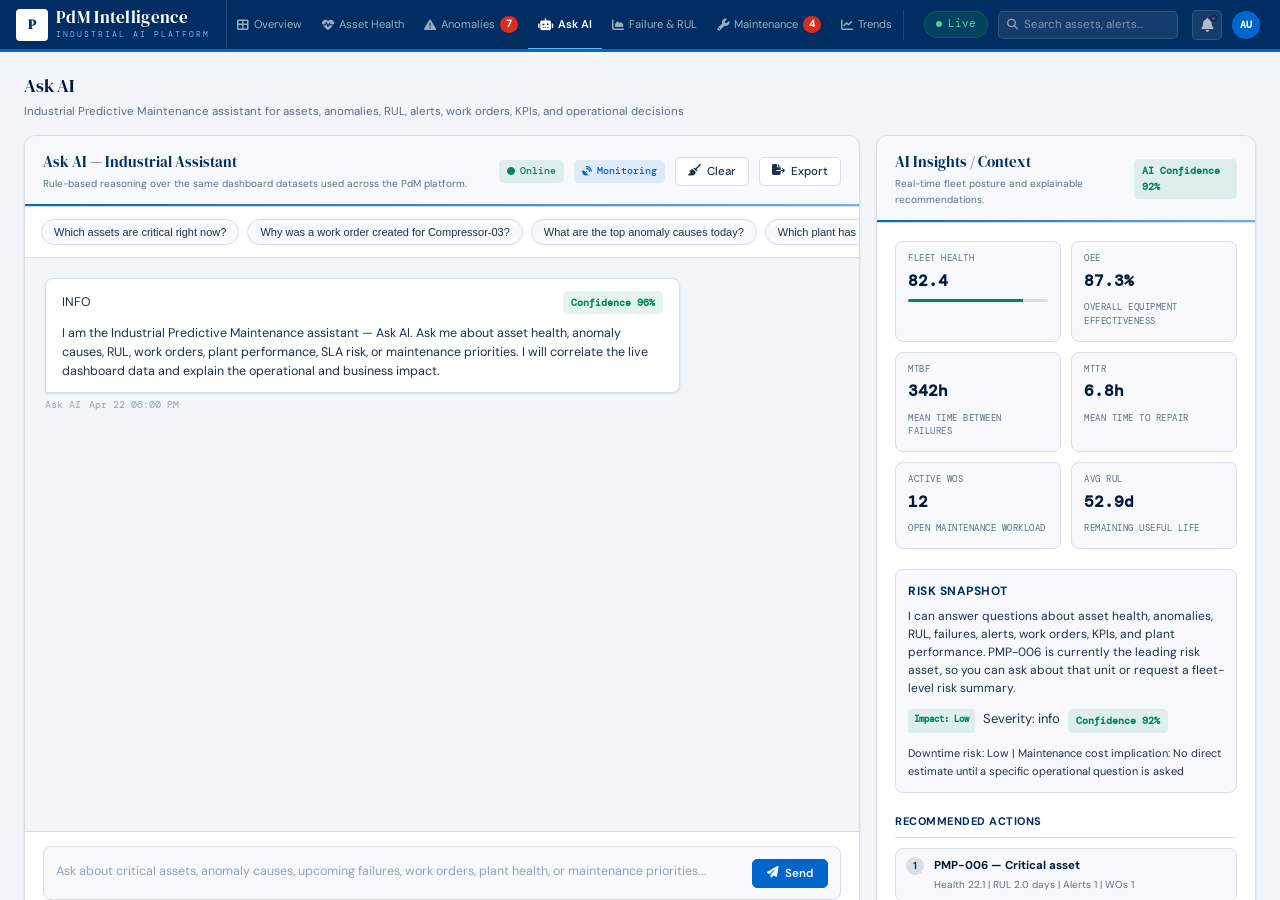
<file: dashboard/ai-copilot.html>
<!DOCTYPE html>
<html lang="en">
<head>
    <meta charset="UTF-8">
    <meta name="viewport" content="width=device-width, initial-scale=1.0">
    <meta name="description" content="Ask AI — industrial assistant for predictive maintenance; chat-based help for asset health, anomalies, RUL, work orders, KPIs, and operational decisions.">
    <title>Ask AI — PdM Intelligence Platform</title>
    <link rel="stylesheet" href="css/style.css">
    <link rel="stylesheet" href="https://cdnjs.cloudflare.com/ajax/libs/font-awesome/6.5.1/css/all.min.css">
</head>
<body>
    <div class="app-container">
        <main class="main-content">
            <div class="page-content" id="pageContent">
                <!-- Content injected by js/ai-copilot.js -->
            </div>
        </main>
    </div>
    <script src="js/data.js"></script>
    <script src="js/app.js"></script>
    <script src="js/ai-copilot.js"></script>
</body>
</html>
</file>
<file: dashboard/css/style.css>
/* ===================================================================
   STYLE.CSS — PdM Intelligence Platform
   Carrier-template design system: navy/blue palette, DM Sans/Mono
   =================================================================== */

/* ─── Google Fonts ─── */
@import url('https://fonts.googleapis.com/css2?family=DM+Sans:ital,wght@0,300;0,400;0,500;0,600;0,700;1,400&family=DM+Mono:wght@400;500&family=DM+Serif+Display:ital@0;1&display=swap');

/* ─── CSS Custom Properties ─── */
:root {
    /* Carrier Brand */
    --carrier-navy: #002D62;
    --carrier-blue: #0066CC;
    --carrier-blue2: #0052A3;
    --carrier-lt: #69B3E7;
    --carrier-pale: #D6E8F7;
    --carrier-ice: #EEF5FB;

    /* Canvas & surfaces */
    --canvas: #F2F5F9;
    --white: #FFFFFF;
    --panel-alt: #F7F9FC;
    --border: #D8DFE8;
    --border-md: #B8C4D4;

    /* Text */
    --ink: #001A3A;
    --body: #1D3050;
    --muted: #5A6E8A;
    --faint: #8FA3BB;

    /* Status */
    --green: #00875A;
    --green-lt: rgba(0, 135, 90, 0.10);
    --green-bg: rgba(0, 135, 90, 0.10);
    --red: #D92D20;
    --red-lt: rgba(217, 45, 32, 0.09);
    --red-bg: rgba(217, 45, 32, 0.09);
    --amber: #B45309;
    --amber-lt: rgba(180, 83, 9, 0.10);
    --amber-bg: rgba(180, 83, 9, 0.10);
    --teal: #0097A7;
    --teal-lt: rgba(0, 151, 167, 0.10);
    --blue: var(--carrier-blue);
    --blue-bg: rgba(0, 102, 204, 0.10);
    --purple: #6941C6;
    --cyan: #0097A7;
    --pink: #69B3E7;
    --accent: var(--carrier-blue);
    --accent-hover: var(--carrier-blue2);

    /* Typography */
    --font-sans: 'DM Sans', -apple-system, BlinkMacSystemFont, 'Segoe UI', sans-serif;
    --font-mono: 'DM Mono', 'JetBrains Mono', monospace;
    --font-display: 'DM Serif Display', Georgia, serif;

    /* Shadows */
    --shadow-sm: 0 1px 3px rgba(0, 45, 98, 0.08), 0 1px 2px rgba(0, 45, 98, 0.05);
    --shadow-md: 0 4px 14px rgba(0, 45, 98, 0.10), 0 2px 4px rgba(0, 45, 98, 0.06);
    --shadow-lg: 0 16px 48px rgba(0, 45, 98, 0.15);

    /* Radius */
    --radius-sm: 5px;
    --radius-md: 8px;
    --radius-lg: 12px;
    --radius-full: 9999px;

    /* Layout */
    --topbar-h: 52px;
    --subbar-h: 44px;
    --sidebar-w: 210px;
    --transition: 0.15s cubic-bezier(0.4, 0, 0.2, 1);

    /* Legacy aliases used by page JS */
    --text-primary: var(--ink);
    --text-secondary: var(--body);
    --text-muted: var(--muted);
    --text-disabled: var(--faint);
    --bg-elevated: var(--carrier-ice);
    --bg-base: var(--canvas);
    --bg-surface: var(--white);
    --bg-hover: var(--carrier-ice);
    --border-subtle: var(--border);
    --border-default: var(--border-md);
    --border-active: var(--carrier-blue);
    --border-focus: var(--carrier-blue);
    --accent-muted: rgba(0, 102, 204, 0.08);
    --accent-glow: rgba(0, 102, 204, 0.16);
    --green-border: rgba(0, 135, 90, 0.24);
    --red-border: rgba(217, 45, 32, 0.24);
    --amber-border: rgba(180, 83, 9, 0.22);
    --blue-border: rgba(0, 102, 204, 0.22);
    --shadow-glow-green: 0 0 18px rgba(0, 135, 90, 0.14);
    --shadow-glow-red: 0 0 18px rgba(217, 45, 32, 0.14);
    --shadow-glow-amber: 0 0 18px rgba(180, 83, 9, 0.14);
    --shadow-glow-blue: 0 0 18px rgba(0, 102, 204, 0.16);

    /* spacing aliases */
    --sp-1: 4px;
    --sp-2: 8px;
    --sp-3: 12px;
    --sp-4: 16px;
    --sp-5: 20px;
    --sp-6: 24px;
    --sp-8: 32px;
    --sp-10: 40px;
    --sp-12: 48px;
}

/* ─── Reset & Base ─── */
*,
*::before,
*::after {
    box-sizing: border-box;
    margin: 0;
    padding: 0;
}

html {
    font-size: 13px;
    scroll-behavior: smooth;
    -webkit-font-smoothing: antialiased;
}

body {
    font-family: var(--font-sans);
    background: var(--canvas);
    color: var(--body);
    line-height: 1.6;
    height: 100vh;
    overflow: hidden;
    display: flex;
    flex-direction: column;
}

a {
    color: var(--carrier-blue);
    text-decoration: none;
    transition: color var(--transition);
}

a:hover {
    color: var(--carrier-blue2);
}

/* ─── Scrollbar ─── */
::-webkit-scrollbar {
    width: 5px;
    height: 5px;
}

::-webkit-scrollbar-track {
    background: transparent;
}

::-webkit-scrollbar-thumb {
    background: var(--border-md);
    border-radius: var(--radius-full);
}

::-webkit-scrollbar-thumb:hover {
    background: var(--muted);
}

/* ================================================================
   TOPBAR
   ================================================================ */
.top-header {
    flex-shrink: 0;
    display: flex;
    flex-direction: column;
    z-index: 200;
}

.navbar {
    height: var(--topbar-h);
    background: var(--carrier-navy);
    border-bottom: 3px solid var(--carrier-blue);
    display: flex;
    align-items: center;
    flex-shrink: 0;
}

/* Brand */
.brand-lockup {
    display: flex;
    align-items: center;
    height: 100%;
    padding: 0 16px;
    border-right: 1px solid rgba(255, 255, 255, 0.12);
    gap: 8px;
    flex-shrink: 0;
}

.sidebar-logo {
    width: 32px;
    height: 32px;
    background: white;
    border-radius: 4px;
    display: flex;
    align-items: center;
    justify-content: center;
    font-family: var(--font-display);
    font-size: 14px;
    font-weight: 700;
    color: var(--carrier-navy);
    flex-shrink: 0;
}

.sidebar-brand {
    display: flex;
    flex-direction: column;
}

.sidebar-brand h1 {
    font-family: var(--font-display);
    font-size: 17px;
    color: #fff;
    letter-spacing: 0.3px;
    font-weight: 400;
    line-height: 1.1;
}

.sidebar-brand span {
    font-family: var(--font-mono);
    font-size: 8px;
    color: var(--carrier-lt);
    letter-spacing: 2px;
    text-transform: uppercase;
    margin-top: 1px;
}

/* Navbar layout */
.navbar-left {
    display: flex;
    align-items: center;
    height: 100%;
    flex: 1;
    overflow: hidden;
}

.navbar-right {
    display: flex;
    align-items: center;
    gap: 10px;
    padding: 0 20px;
    border-left: 1px solid rgba(255, 255, 255, 0.12);
    flex-shrink: 0;
}

/* Breadcrumb — hidden in topbar mode */
.breadcrumb {
    display: none;
}

/* Top Navigation in topbar */
.top-nav {
    display: flex;
    align-items: center;
    height: 100%;
    flex: 1;
    overflow-x: auto;
    padding: 0;
    gap: 0;
    background: transparent;
    border-bottom: none;
    position: static;
    flex-direction: row;
}

.top-nav::-webkit-scrollbar {
    display: none;
}

.top-nav-items {
    display: flex;
    align-items: center;
    height: 100%;
    gap: 0;
    overflow-x: auto;
    flex: 1;
}

.top-nav-items::-webkit-scrollbar {
    display: none;
}

.top-nav .nav-item {
    height: 100%;
    display: flex;
    align-items: center;
    padding: 0 10px;
    font-size: 11.2px;
    font-weight: 400;
    color: rgba(255, 255, 255, 0.60);
    cursor: pointer;
    border-bottom: 3px solid transparent;
    margin-bottom: -3px;
    transition: all var(--transition);
    white-space: nowrap;
    gap: 5px;
    flex-shrink: 0;
    text-decoration: none;
    border-radius: 0;
    background: transparent;
    position: relative;
}

.top-nav .nav-item:hover {
    color: rgba(255, 255, 255, 0.88);
    background: rgba(255, 255, 255, 0.05);
}

.top-nav .nav-item.active {
    color: #fff;
    border-bottom-color: var(--carrier-lt);
    font-weight: 600;
    background: transparent;
}

.top-nav .nav-item.active::after {
    display: none;
}

.top-nav .nav-item.active::before {
    display: none;
}

.top-nav .nav-item i {
    font-size: 12px;
    width: auto;
}

.nav-badge {
    background: var(--red);
    color: white;
    font-size: 9.5px;
    font-family: var(--font-mono);
    font-weight: 600;
    padding: 1px 6px;
    border-radius: var(--radius-full);
    min-width: 18px;
    text-align: center;
}

/* Search — placed in subbar, hide in topbar */
.top-nav-search {
    display: none;
}

/* Live indicator & user avatar */
.live-indicator {
    display: flex;
    align-items: center;
    gap: 6px;
    padding: 4px 11px;
    background: rgba(0, 135, 90, 0.22);
    border: 1px solid rgba(0, 135, 90, 0.40);
    border-radius: 20px;
    font-size: 10.5px;
    font-family: var(--font-mono);
    color: #4FCCA8;
}

.live-dot {
    width: 6px;
    height: 6px;
    background: #4FCCA8;
    border-radius: 50%;
    animation: livepulse 2s ease-in-out infinite;
    flex-shrink: 0;
}

@keyframes livepulse {

    0%,
    100% {
        opacity: 1
    }

    50% {
        opacity: .4
    }
}

.user-avatar {
    width: 28px;
    height: 28px;
    border-radius: 50%;
    background: var(--carrier-blue);
    display: flex;
    align-items: center;
    justify-content: center;
    font-size: 10px;
    font-weight: 700;
    color: #fff;
    font-family: var(--font-mono);
    cursor: pointer;
}

.navbar-icon-btn {
    width: 30px;
    height: 30px;
    border-radius: var(--radius-sm);
    display: flex;
    align-items: center;
    justify-content: center;
    color: rgba(255, 255, 255, 0.65);
    background: rgba(255, 255, 255, 0.08);
    border: 1px solid rgba(255, 255, 255, 0.12);
    cursor: pointer;
    transition: all var(--transition);
    font-size: 14px;
    position: relative;
}

.navbar-icon-btn:hover {
    color: #fff;
    background: rgba(255, 255, 255, 0.15);
}

.notification-dot {
    position: absolute;
    top: 4px;
    right: 4px;
    width: 7px;
    height: 7px;
    background: var(--red);
    border-radius: 50%;
    border: 2px solid var(--carrier-navy);
    animation: pulse 2s infinite;
}

/* ================================================================
   SUBBAR (secondary bar below topbar)
   ================================================================ */
.subbar {
    height: var(--subbar-h);
    background: var(--white);
    border-bottom: 1px solid var(--border);
    display: flex;
    align-items: center;
    padding: 0 24px;
    gap: 12px;
    flex-shrink: 0;
    box-shadow: var(--shadow-sm);
}

.subbar-title {
    font-family: var(--font-display);
    font-size: 14px;
    color: var(--ink);
    white-space: nowrap;
    font-weight: 400;
}

.sub-divider {
    width: 1px;
    height: 18px;
    background: var(--border);
    flex-shrink: 0;
}

.sub-filter {
    display: flex;
    align-items: center;
    gap: 5px;
    padding: 5px 10px;
    border: 1px solid var(--border);
    border-radius: var(--radius-sm);
    background: var(--panel-alt);
    font-size: 11.5px;
    color: var(--body);
    cursor: pointer;
    white-space: nowrap;
    transition: all var(--transition);
}

.sub-filter:hover {
    border-color: var(--border-md);
    background: var(--carrier-ice);
}

.sub-right {
    margin-left: auto;
    display: flex;
    gap: 8px;
    align-items: center;
}

.search-box {
    display: flex;
    align-items: center;
    gap: 6px;
    background: var(--panel-alt);
    border: 1px solid var(--border);
    border-radius: var(--radius-sm);
    padding: 5px 10px;
    min-width: 200px;
    transition: border-color var(--transition);
}

.search-box:focus-within {
    border-color: var(--carrier-blue);
}

.search-box i {
    color: var(--faint);
    font-size: 11px;
}

.search-box input {
    background: none;
    border: none;
    color: var(--body);
    font-size: 12px;
    font-family: var(--font-sans);
    outline: none;
    width: 100%;
}

.search-box input::placeholder {
    color: var(--faint);
}

.navbar .search-box {
    background: rgba(255, 255, 255, 0.08);
    border: 1px solid rgba(255, 255, 255, 0.12);
    border-radius: var(--radius-sm);
    padding: 4px 8px;
    min-width: 180px;
    height: 28px;
    display: flex;
    align-items: center;
    gap: 6px;
    transition: all var(--transition);
}

.navbar .search-box:focus-within {
    border-color: rgba(255, 255, 255, 0.3);
    background: rgba(255, 255, 255, 0.12);
}

.navbar .search-box i {
    color: rgba(255, 255, 255, 0.50);
}

.navbar .search-box input {
    background: none;
    border: none;
    color: #fff;
    font-size: 11.5px;
    outline: none;
    width: 100%;
}

.navbar .search-box input::placeholder {
    color: rgba(255, 255, 255, 0.45);
}

/* Buttons in subbar */
.btn-primary {
    display: flex;
    align-items: center;
    gap: 6px;
    padding: 6px 14px;
    border: 1px solid var(--carrier-blue);
    border-radius: var(--radius-sm);
    background: var(--carrier-blue);
    font-size: 11.5px;
    font-weight: 600;
    color: #fff;
    cursor: pointer;
    font-family: var(--font-sans);
    transition: all var(--transition);
    white-space: nowrap;
}

.btn-primary:hover {
    background: var(--carrier-blue2);
    border-color: var(--carrier-blue2);
}

.btn-secondary,
.btn.btn-sm {
    display: flex;
    align-items: center;
    gap: 6px;
    padding: 6px 12px;
    border: 1px solid var(--border);
    border-radius: var(--radius-sm);
    background: var(--white);
    font-size: 11.5px;
    font-weight: 500;
    color: var(--body);
    cursor: pointer;
    font-family: var(--font-sans);
    transition: all var(--transition);
    white-space: nowrap;
}

.btn-secondary:hover,
.btn.btn-sm:hover {
    background: var(--panel-alt);
    border-color: var(--border-md);
}

/* ================================================================
   SHELL — SIDEBAR + MAIN
   ================================================================ */
.shell,
.app-container {
    display: flex;
    flex: 1;
    overflow: hidden;
}

/* ─── Sidebar ─── */
.sidebar {
    width: var(--sidebar-w);
    min-width: var(--sidebar-w);
    background: var(--white);
    border-right: 1px solid var(--border);
    display: flex;
    flex-direction: column;
    overflow-y: auto;
    flex-shrink: 0;
    position: static;
    height: 100%;
    z-index: 10;
}

/* hide sidebar header since brand is in topbar */
.sidebar-header {
    display: none;
}

.sb-section {
    padding: 14px 0 4px;
}

.sb-heading {
    font-family: var(--font-mono);
    font-size: 9px;
    letter-spacing: 1.4px;
    text-transform: uppercase;
    color: var(--faint);
    padding: 0 16px;
    margin-bottom: 4px;
}

/* sidebar nav items */
.sidebar-nav {
    flex: 1;
}

.sidebar-nav .nav-item {
    display: flex;
    align-items: center;
    gap: 9px;
    padding: 7px 16px;
    font-size: 12px;
    color: var(--muted);
    cursor: pointer;
    transition: all var(--transition);
    border-left: 3px solid transparent;
    margin: 0;
    border-radius: 0;
    background: transparent;
    text-decoration: none;
}

.sidebar-nav .nav-item:hover {
    background: var(--canvas);
    color: var(--body);
    border-left-color: transparent;
}

.sidebar-nav .nav-item.active {
    background: var(--carrier-ice);
    color: var(--carrier-blue);
    border-left-color: var(--carrier-blue);
    font-weight: 600;
}

.sidebar-nav .nav-item.active::after {
    display: none;
}

.sidebar-nav .nav-item.active::before {
    display: none;
}

.sidebar-nav .nav-item i {
    font-size: 13px;
    width: 16px;
    text-align: center;
    flex-shrink: 0;
}

.sidebar-nav .nav-badge {
    margin-left: auto;
    padding: 1px 6px;
    background: var(--red-lt);
    color: var(--red);
    font-size: 9.5px;
    font-family: var(--font-mono);
    border-radius: 10px;
    font-weight: 600;
    min-width: auto;
}

.nav-section-title {
    font-family: var(--font-mono);
    font-size: 9px;
    letter-spacing: 1.4px;
    text-transform: uppercase;
    color: var(--faint);
    padding: 14px 16px 4px;
}

.sidebar-footer {
    padding: 14px 16px;
    border-top: 1px solid var(--border);
    margin-top: auto;
}

.sidebar-toggle {
    display: none;
}

/* Connected systems block */
.scada-row {
    display: flex;
    align-items: center;
    gap: 6px;
    padding: 3px 0;
    font-size: 10.5px;
    color: var(--muted);
}

.scada-dot {
    width: 5px;
    height: 5px;
    border-radius: 50%;
    background: var(--green);
    flex-shrink: 0;
}

.scada-dot.amber {
    background: var(--amber);
}

/* ─── Main Content ─── */
.main-content {
    flex: 1;
    overflow-y: auto;
    background: var(--canvas);
    display: flex;
    flex-direction: column;
    margin-left: 0;
    padding-top: 0;
    min-height: 0;
}

.page-content {
    flex: 1;
    padding: 20px 24px;
    background: transparent;
}

/* ================================================================
   PAGE HEADER
   ================================================================ */
.page-header {
    margin-bottom: 14px;
    display: flex;
    justify-content: space-between;
    align-items: center;
}

.page-header h2 {
    font-family: var(--font-display);
    font-size: 18px;
    font-weight: 400;
    color: var(--ink);
    letter-spacing: -0.2px;
}

.page-header p {
    font-size: 11.5px;
    color: var(--muted);
    margin-top: 2px;
}

.page-header-actions {
    display: flex;
    gap: 8px;
    align-items: center;
}

/* ================================================================
   KPI STRIP
   ================================================================ */
.kpi-strip {
    display: grid;
    gap: 6px;
    margin-bottom: 10px;
}

.grid-8 {
    grid-template-columns: repeat(8, 1fr);
}

.ks-5 {
    grid-template-columns: repeat(5, 1fr);
}

.ks-4 {
    grid-template-columns: repeat(4, 1fr);
}

.ks-3 {
    grid-template-columns: repeat(3, 1fr);
}

.kpi-card {
    background: var(--white);
    border: 1px solid var(--border);
    border-radius: var(--radius-md);
    padding: 12px 14px 10px;
    box-shadow: var(--shadow-sm);
    position: relative;
    overflow: hidden;
    transition: box-shadow var(--transition);
}

.kpi-card:hover {
    box-shadow: var(--shadow-md);
}

/* color accent bar top */
.kpi-card::before {
    content: '';
    position: absolute;
    top: 0;
    left: 0;
    right: 0;
    height: 3px;
}

/* color variants */
.kpi-card.blue::before,
.kpi-card.c-blue::before {
    background: var(--carrier-blue);
}

.kpi-card.green::before,
.kpi-card.c-green::before {
    background: var(--green);
}

.kpi-card.amber::before,
.kpi-card.c-amber::before {
    background: var(--amber);
}

.kpi-card.red::before,
.kpi-card.c-red::before {
    background: var(--red);
}

.kpi-card.navy::before,
.kpi-card.c-navy::before {
    background: var(--carrier-navy);
}

.kpi-card.teal::before,
.kpi-card.c-teal::before {
    background: var(--teal);
}

.kpi-card.purple::before {
    background: var(--purple);
}

.kpi-top {
    display: flex;
    justify-content: space-between;
    align-items: flex-start;
    gap: 8px;
}

.kpi-label {
    font-size: 10px;
    font-family: var(--font-mono);
    letter-spacing: 0.7px;
    text-transform: uppercase;
    color: var(--muted);
    margin-bottom: 5px;
}

.kpi-value,
.kpi-val {
    font-family: var(--font-display);
    font-size: clamp(18px, 2vw, 26px);
    color: var(--ink);
    letter-spacing: -0.5px;
    line-height: 1;
    margin-bottom: 4px;
    white-space: nowrap;
    overflow: hidden;
    text-overflow: ellipsis;
}

/* Smaller variant for text/string values (asset IDs, "52.9 days", etc.) */
.kpi-value-sm {
    font-size: clamp(14px, 1.4vw, 18px);
    font-family: var(--font-mono);
    font-weight: 700;
    color: var(--ink);
    line-height: 1.2;
    margin-bottom: 4px;
}

.kpi-footer {
    display: flex;
    flex-direction: column;
    align-items: stretch;
    gap: 3px;
    margin-top: 8px;
    padding-top: 7px;
    border-top: 1px solid var(--border);
}

.kpi-footer span {
    display: block;
    width: 100%;
    white-space: nowrap;
    overflow: hidden;
    text-overflow: ellipsis;
    font-size: 10px !important;
    line-height: 1.3;
}

.kpi-delta {
    font-size: 10.5px;
    font-family: var(--font-mono);
    color: var(--muted);
}

.delta-pos {
    color: var(--green);
}

.delta-neg {
    color: var(--red);
}

.delta-warn {
    color: var(--amber);
}

.delta-neu {
    color: var(--muted);
}

.card-icon {
    width: 32px;
    height: 32px;
    border-radius: var(--radius-sm);
    display: flex;
    align-items: center;
    justify-content: center;
    font-size: 14px;
    flex-shrink: 0;
}

.card-trend {
    font-size: 10.5px;
    font-family: var(--font-mono);
    display: flex;
    align-items: center;
    gap: 3px;
}

.card-trend.up {
    color: var(--green);
}

.card-trend.down {
    color: var(--red);
}

.card-trend.neutral {
    color: var(--muted);
}

/* ================================================================
   PANELS / CARDS
   ================================================================ */
.panel,
.card {
    background: var(--white);
    border: 1px solid var(--border);
    border-radius: var(--radius-md);
    box-shadow: var(--shadow-sm);
    overflow: hidden;
    margin-bottom: 12px;
    transition: box-shadow var(--transition);
}

.panel:hover,
.card:hover {
    box-shadow: var(--shadow-md);
}

.panel-head,
.card-header {
    display: flex;
    align-items: center;
    justify-content: space-between;
    padding: 10px 14px;
    border-bottom: 1px solid var(--border);
    background: var(--panel-alt);
    margin-bottom: 0;
}

.panel-title,
.card-title {
    display: flex;
    align-items: center;
    gap: 7px;
    font-size: 11.5px;
    font-weight: 600;
    color: var(--ink);
}

/* left accent bar on panel title */
.ptl {
    width: 3px;
    height: 13px;
    background: var(--carrier-blue);
    border-radius: 2px;
    flex-shrink: 0;
}

.panel-meta {
    font-size: 10.5px;
    color: var(--faint);
    font-family: var(--font-mono);
}

.panel-body {
    padding: 12px 14px;
}

.mb14 {
    margin-bottom: 12px;
}

/* ================================================================
   GRID LAYOUTS
   ================================================================ */
.grid {
    display: grid;
    gap: 12px;
    margin-bottom: 12px;
}

.grid-2,
.g2 {
    grid-template-columns: 1fr 1fr;
}

.grid-3,
.g3 {
    grid-template-columns: 1fr 1fr 1fr;
}

.grid-4 {
    grid-template-columns: repeat(4, 1fr);
}

.g60-40 {
    grid-template-columns: 1.55fr 1fr;
}

.mb-4 {
    margin-bottom: 14px;
}

.mb-5 {
    margin-bottom: 14px;
}

/* ================================================================
   CHART CONTAINERS
   ================================================================ */
.chart-container {
    position: relative;
}

.chart-area {
    height: 150px;
    display: flex;
    align-items: flex-end;
    gap: 4px;
    padding: 8px 0 0;
    position: relative;
}

/* ================================================================
   DATA TABLE
   ================================================================ */
.data-table,
table.data-table,
table {
    width: 100%;
    border-collapse: collapse;
}

.data-table th,
table th {
    font-family: var(--font-mono);
    font-size: 9.5px;
    letter-spacing: 0.8px;
    text-transform: uppercase;
    color: var(--faint);
    padding: 8px 12px;
    text-align: left;
    border-bottom: 1px solid var(--border);
    background: var(--panel-alt);
    font-weight: 500;
    white-space: nowrap;
}

.data-table td,
table td {
    padding: 10px 12px;
    font-size: 12px;
    color: var(--body);
    border-bottom: 1px solid var(--border);
    vertical-align: middle;
}

.data-table tr:last-child td,
table tr:last-child td {
    border-bottom: none;
}

.data-table tbody tr,
table tbody tr {
    cursor: pointer;
    transition: background var(--transition);
}

.data-table tbody tr:hover td,
table tbody tr:hover td {
    background: var(--carrier-ice);
}

.table-container {
    overflow-x: auto;
    overflow-y: auto;
    max-height: 400px;
}

.table-container::-webkit-scrollbar {
    height: 4px;
    width: 4px;
}

.cell-primary {
    font-size: 12px;
    font-weight: 600;
    color: var(--ink);
    margin-bottom: 1px;
}

.cell-sub {
    font-size: 10px;
    font-family: var(--font-mono);
    color: var(--faint);
}

/* ================================================================
   BADGES & CHIPS
   ================================================================ */
.badge {
    display: inline-flex;
    align-items: center;
    gap: 4px;
    padding: 2px 8px;
    border-radius: 3px;
    font-size: 10px;
    font-family: var(--font-mono);
    font-weight: 500;
    white-space: nowrap;
}

.badge-dot {
    width: 5px;
    height: 5px;
    border-radius: 50%;
    background: currentColor;
    flex-shrink: 0;
}

.badge-healthy {
    background: var(--green-lt);
    color: var(--green);
}

.badge-warning {
    background: var(--amber-lt);
    color: var(--amber);
}

.badge-critical {
    background: var(--red-lt);
    color: var(--red);
}

.badge-info {
    background: var(--blue-bg);
    color: var(--carrier-blue);
}

/* Priority badges */
.badge.priority-critical {
    background: var(--red-lt);
    color: var(--red);
}

.badge.priority-high {
    background: var(--amber-lt);
    color: var(--amber);
}

.badge.priority-medium {
    background: var(--blue-bg);
    color: var(--carrier-blue);
}

.badge.priority-low {
    background: var(--green-lt);
    color: var(--green);
}

/* chip variant (same as badge) */
.chip {
    display: inline-flex;
    align-items: center;
    padding: 2px 8px;
    border-radius: 3px;
    font-size: 10px;
    font-family: var(--font-mono);
    font-weight: 500;
    white-space: nowrap;
}

.chip.navy {
    background: rgba(0, 45, 98, 0.08);
    color: var(--carrier-navy);
}

.chip.blue {
    background: rgba(0, 102, 204, 0.10);
    color: var(--carrier-blue);
}

.chip.green {
    background: var(--green-lt);
    color: var(--green);
}

.chip.amber {
    background: var(--amber-lt);
    color: var(--amber);
}

.chip.red {
    background: var(--red-lt);
    color: var(--red);
}

.chip.teal {
    background: var(--teal-lt);
    color: var(--teal);
}

.chip.lt {
    background: rgba(105, 179, 231, 0.15);
    color: var(--carrier-blue2);
}

/* ================================================================
   ALERT / FEED ITEMS
   ================================================================ */
.alert-feed {
    overflow-y: auto;
}

.alert-item {
    display: flex;
    gap: 10px;
    padding: 10px 0;
    border-bottom: 1px solid var(--border);
    align-items: flex-start;
}

.alert-item:last-child {
    border-bottom: none;
}

.alert-icon {
    width: 30px;
    height: 30px;
    border-radius: var(--radius-sm);
    display: flex;
    align-items: center;
    justify-content: center;
    font-size: 13px;
    flex-shrink: 0;
}

.alert-icon.critical {
    background: var(--red-lt);
    color: var(--red);
}

.alert-icon.warning {
    background: var(--amber-lt);
    color: var(--amber);
}

.alert-content {
    flex: 1;
    min-width: 0;
}

.alert-content p {
    font-size: 12px;
    color: var(--ink);
    line-height: 1.5;
    margin-bottom: 3px;
}

.alert-meta {
    display: flex;
    gap: 10px;
    font-size: 10px;
    font-family: var(--font-mono);
    color: var(--faint);
    flex-wrap: wrap;
}

/* alert row (template style) */
.alert-row {
    display: flex;
    gap: 10px;
    padding: 10px 14px;
    border-bottom: 1px solid var(--border);
    align-items: flex-start;
    cursor: pointer;
    transition: background var(--transition);
}

.alert-row:hover {
    background: var(--carrier-ice);
}

.alert-row:last-child {
    border-bottom: none;
}

.alert-sev {
    width: 3px;
    border-radius: 2px;
    align-self: stretch;
    flex-shrink: 0;
    min-height: 36px;
}

.alert-sev.critical {
    background: var(--red);
}

.alert-sev.warning {
    background: var(--amber);
}

.alert-sev.info {
    background: var(--carrier-blue);
}

.alert-sev.resolved {
    background: var(--green);
}

.alert-body {
    flex: 1;
    min-width: 0;
}

.alert-name {
    font-size: 12px;
    font-weight: 600;
    color: var(--ink);
    margin-bottom: 2px;
}

.alert-desc {
    font-size: 11px;
    color: var(--muted);
    line-height: 1.5;
}

.alert-action {
    flex-shrink: 0;
    padding: 4px 10px;
    border: 1px solid var(--border-md);
    border-radius: var(--radius-sm);
    background: var(--white);
    font-size: 11px;
    font-weight: 500;
    color: var(--body);
    cursor: pointer;
    font-family: var(--font-sans);
    transition: all var(--transition);
    white-space: nowrap;
    align-self: center;
}

.alert-action:hover {
    background: var(--carrier-blue);
    color: #fff;
    border-color: var(--carrier-blue);
}

/* ================================================================
   PROGRESS ROWS
   ================================================================ */
.pg-row {
    display: flex;
    align-items: center;
    gap: 8px;
    margin-bottom: 8px;
}

.pg-lbl {
    font-size: 11.5px;
    color: var(--body);
    width: 150px;
    flex-shrink: 0;
}

.pg-track {
    flex: 1;
    height: 6px;
    background: var(--canvas);
    border-radius: 3px;
    overflow: hidden;
    border: 1px solid var(--border);
}

.pg-fill {
    height: 100%;
    border-radius: 3px;
}

.pg-val {
    font-family: var(--font-mono);
    font-size: 11px;
    width: 40px;
    text-align: right;
    flex-shrink: 0;
    color: var(--body);
}

/* ================================================================
   HEALTH BARS & RINGS
   ================================================================ */
.health-bar-container {
    height: 5px;
    background: var(--canvas);
    border-radius: 3px;
    overflow: hidden;
    border: 1px solid var(--border);
}

.health-bar {
    height: 100%;
    border-radius: 3px;
    transition: width 1s ease;
}

.hbar {
    width: 56px;
    height: 5px;
    background: var(--canvas);
    border-radius: 3px;
    overflow: hidden;
    border: 1px solid var(--border);
    display: inline-block;
    vertical-align: middle;
    margin-right: 5px;
}

.hbar-fill {
    height: 100%;
    border-radius: 3px;
}

.progress-ring {
    position: relative;
    display: inline-flex;
    align-items: center;
    justify-content: center;
}

.progress-ring svg {
    position: absolute;
}

.progress-ring-text {
    font-family: var(--font-mono);
    font-weight: 600;
    color: var(--ink);
    position: relative;
    z-index: 1;
}

/* ================================================================
   STAT ROW
   ================================================================ */
.stat-row {
    display: flex;
    justify-content: space-between;
    align-items: center;
    padding: 8px 0;
    border-bottom: 1px solid var(--border);
    font-size: 12px;
}

.stat-row:last-child {
    border-bottom: none;
}

.stat-label {
    color: var(--muted);
}

.stat-value {
    font-family: var(--font-mono);
    font-weight: 600;
    color: var(--ink);
    font-size: 13px;
}

/* ================================================================
   SECTION HEADER
   ================================================================ */
.section-header {
    display: flex;
    align-items: center;
    justify-content: space-between;
    margin-bottom: 10px;
}

.section-title {
    font-family: var(--font-display);
    font-size: 15px;
    font-weight: 400;
    color: var(--ink);
}

.section-subtitle {
    font-size: 11px;
    color: var(--muted);
    margin-top: 2px;
}

/* ================================================================
   INSIGHT CARDS (AI)
   ================================================================ */
.insight-card {
    display: flex;
    gap: 12px;
    align-items: flex-start;
    background: var(--white);
    border: 1px solid var(--border);
    border-radius: var(--radius-md);
    padding: 12px 14px;
    box-shadow: var(--shadow-sm);
}

.insight-card.alert {
    border-left: 3px solid var(--red);
}

.insight-card.warning {
    border-left: 3px solid var(--amber);
}

.insight-card.info {
    border-left: 3px solid var(--carrier-blue);
}

.insight-card.success {
    border-left: 3px solid var(--green);
}

.insight-icon {
    width: 32px;
    height: 32px;
    border-radius: var(--radius-sm);
    background: var(--blue-bg);
    color: var(--carrier-blue);
    display: flex;
    align-items: center;
    justify-content: center;
    font-size: 14px;
    flex-shrink: 0;
}

.insight-card.alert .insight-icon {
    background: var(--red-lt);
    color: var(--red);
}

.insight-card.warning .insight-icon {
    background: var(--amber-lt);
    color: var(--amber);
}

.insight-card.success .insight-icon {
    background: var(--green-lt);
    color: var(--green);
}

.insight-body {
    flex: 1;
    min-width: 0;
}

.insight-title {
    font-size: 12px;
    font-weight: 600;
    color: var(--ink);
    margin-bottom: 3px;
}

.insight-message {
    font-size: 11.5px;
    color: var(--muted);
    line-height: 1.55;
}

.insight-confidence {
    font-size: 10px;
    font-family: var(--font-mono);
    color: var(--faint);
    margin-top: 4px;
}

/* insight box (inline highlight) */
.insight-box {
    background: var(--carrier-ice);
    border: 1px solid var(--carrier-pale);
    border-radius: var(--radius-sm);
    padding: 10px 12px;
    margin-bottom: 12px;
    font-size: 11.5px;
    color: var(--carrier-navy);
    line-height: 1.7;
}

.insight-box strong {
    color: var(--carrier-navy);
    font-weight: 700;
}

/* ================================================================
   AGENT HERO / NLQ HERO
   ================================================================ */
.agent-hero,
.nlq-box {
    background: var(--carrier-navy);
    border-radius: var(--radius-md);
    padding: 18px 22px;
    margin-bottom: 14px;
    position: relative;
    overflow: hidden;
}

.agent-hero::after,
.nlq-box::after {
    content: '';
    position: absolute;
    top: 0;
    left: 0;
    right: 0;
    height: 3px;
    background: linear-gradient(90deg, var(--carrier-blue), var(--carrier-lt));
}

/* ================================================================
   OVERLAY / MODAL
   ================================================================ */
.overlay {
    position: fixed;
    inset: 0;
    background: rgba(0, 22, 50, 0.45);
    z-index: 500;
    display: flex;
    align-items: center;
    justify-content: center;
    opacity: 0;
    pointer-events: none;
    transition: opacity 0.18s;
}

.overlay.open {
    opacity: 1;
    pointer-events: all;
}

.overlay-panel {
    background: var(--white);
    border-radius: var(--radius-lg);
    width: 620px;
    max-height: 88vh;
    overflow-y: auto;
    box-shadow: var(--shadow-lg);
}

.ol-head {
    padding: 16px 20px;
    background: var(--carrier-navy);
    border-radius: var(--radius-lg) var(--radius-lg) 0 0;
    position: relative;
}

.ol-head::after {
    content: '';
    position: absolute;
    bottom: 0;
    left: 0;
    right: 0;
    height: 2px;
    background: linear-gradient(90deg, var(--carrier-blue), var(--carrier-lt));
}

.ol-title {
    font-family: var(--font-display);
    font-size: 16px;
    color: #fff;
    margin-bottom: 3px;
    font-weight: 400;
}

.ol-sub {
    font-size: 10px;
    font-family: var(--font-mono);
    color: rgba(255, 255, 255, 0.45);
    text-transform: uppercase;
    letter-spacing: 0.7px;
}

.ol-close {
    position: absolute;
    top: 14px;
    right: 16px;
    width: 24px;
    height: 24px;
    background: rgba(255, 255, 255, 0.12);
    border: none;
    border-radius: 50%;
    color: rgba(255, 255, 255, 0.7);
    cursor: pointer;
    font-size: 16px;
    display: flex;
    align-items: center;
    justify-content: center;
}

.ol-body {
    padding: 18px 20px;
}

.ol-stats {
    display: grid;
    grid-template-columns: repeat(3, 1fr);
    gap: 12px;
    margin-bottom: 16px;
}

.ol-stat {
    background: var(--panel-alt);
    border: 1px solid var(--border);
    border-radius: var(--radius-sm);
    padding: 10px 12px;
}

.ol-stat-lbl {
    font-size: 9.5px;
    font-family: var(--font-mono);
    text-transform: uppercase;
    letter-spacing: 0.6px;
    color: var(--faint);
    margin-bottom: 4px;
}

.ol-stat-val {
    font-family: var(--font-display);
    font-size: 20px;
    color: var(--ink);
    font-weight: 400;
}

/* ================================================================
   NOTIFICATION PANEL
   ================================================================ */
.notification-overlay {
    position: fixed;
    inset: 0;
    z-index: 499;
    display: none;
}

.notification-overlay.active {
    display: block;
}

.notification-panel {
    position: fixed;
    top: calc(var(--topbar-h) + var(--subbar-h));
    right: 16px;
    width: 320px;
    max-height: 480px;
    background: var(--white);
    border: 1px solid var(--border);
    border-radius: var(--radius-md);
    box-shadow: var(--shadow-lg);
    z-index: 500;
    overflow: hidden;
    display: flex;
    flex-direction: column;
    transform: translateY(-8px);
    opacity: 0;
    pointer-events: none;
    transition: all var(--transition);
}

.notification-panel.open {
    transform: translateY(0);
    opacity: 1;
    pointer-events: all;
}

.notification-panel-header {
    padding: 12px 16px;
    border-bottom: 1px solid var(--border);
    background: var(--panel-alt);
    display: flex;
    align-items: center;
    justify-content: space-between;
}

.notification-panel-header h3 {
    font-size: 13px;
    font-weight: 600;
    color: var(--ink);
}

.notification-panel-body {
    overflow-y: auto;
    flex: 1;
}

.notification-item {
    display: flex;
    gap: 10px;
    padding: 10px 14px;
    border-bottom: 1px solid var(--border);
    transition: background var(--transition);
}

.notification-item:hover {
    background: var(--carrier-ice);
}

.notification-item:last-child {
    border-bottom: none;
}

.notification-item.unread {
    background: rgba(0, 102, 204, 0.04);
}

.n-dot {
    width: 7px;
    height: 7px;
    border-radius: 50%;
    margin-top: 5px;
    flex-shrink: 0;
}

.n-dot.Critical {
    background: var(--red);
}

.n-dot.Warning {
    background: var(--amber);
}

.n-dot.Info {
    background: var(--carrier-blue);
}

.n-dot.Success {
    background: var(--green);
}

.n-content {
    flex: 1;
}

.n-content p {
    font-size: 11.5px;
    color: var(--body);
    line-height: 1.5;
}

.n-time {
    font-size: 10px;
    font-family: var(--font-mono);
    color: var(--faint);
    margin-top: 3px;
}

/* ================================================================
   FILTER BAR
   ================================================================ */
.filter-bar {
    display: flex;
    align-items: center;
    gap: 12px;
    margin-bottom: 14px;
    flex-wrap: wrap;
    background: var(--white);
    border: 1px solid var(--border);
    border-radius: var(--radius-md);
    padding: 8px 12px;
    box-shadow: var(--shadow-sm);
}

.filter-group {
    display: flex;
    align-items: center;
    gap: 8px;
}

.filter-label {
    font-family: var(--font-mono);
    font-size: 10px;
    text-transform: uppercase;
    letter-spacing: 0.5px;
    color: var(--muted);
    font-weight: 600;
    white-space: nowrap;
}

.filter-group select {
    padding: 5px 10px;
    border: 1px solid var(--border);
    border-radius: var(--radius-sm);
    background: var(--panel-alt);
    font-family: var(--font-sans);
    font-size: 11.5px;
    color: var(--body);
    outline: none;
    cursor: pointer;
    transition: all var(--transition);
    min-width: 105px;
}

.filter-group select:focus {
    border-color: var(--carrier-blue);
    background: var(--white);
}

.filter-btn {
    display: flex;
    align-items: center;
    gap: 5px;
    padding: 5px 10px;
    border: 1px solid var(--border);
    border-radius: var(--radius-sm);
    background: var(--white);
    font-size: 11.5px;
    font-weight: 500;
    color: var(--body);
    cursor: pointer;
    transition: all var(--transition);
    white-space: nowrap;
}

.filter-btn:hover {
    border-color: var(--carrier-blue);
    color: var(--carrier-blue);
}

.filter-btn.active {
    background: var(--carrier-ice);
    border-color: var(--carrier-blue);
    color: var(--carrier-blue);
}

.filter-btn i {
    font-size: 11px;
}

/* ================================================================
   TIMELINE
   ================================================================ */
.timeline {
    padding: 0;
}

.tl-item {
    display: flex;
    gap: 10px;
    padding: 10px 14px;
    border-bottom: 1px solid var(--border);
    position: relative;
}

.tl-item:last-child {
    border-bottom: none;
}

.tl-dot {
    width: 9px;
    height: 9px;
    border-radius: 50%;
    flex-shrink: 0;
    margin-top: 4px;
}

.tl-body {
    flex: 1;
}

.tl-head {
    display: flex;
    align-items: center;
    justify-content: space-between;
    gap: 8px;
    margin-bottom: 2px;
}

.tl-name {
    font-size: 12px;
    font-weight: 600;
    color: var(--ink);
}

.tl-time {
    font-size: 10px;
    font-family: var(--font-mono);
    color: var(--faint);
    flex-shrink: 0;
}

.tl-desc {
    font-size: 11px;
    color: var(--muted);
    line-height: 1.5;
}

.tl-tags {
    display: flex;
    gap: 5px;
    margin-top: 4px;
    flex-wrap: wrap;
}

/* ================================================================
   FORMS & INPUTS
   ================================================================ */
.form-group {
    margin-bottom: 14px;
}

.form-label {
    display: block;
    font-size: 11px;
    font-family: var(--font-mono);
    text-transform: uppercase;
    letter-spacing: 0.7px;
    color: var(--muted);
    margin-bottom: 5px;
}

.form-input,
.form-select,
.form-textarea {
    width: 100%;
    padding: 8px 11px;
    border: 1px solid var(--border);
    border-radius: var(--radius-sm);
    background: var(--white);
    color: var(--body);
    font-size: 12.5px;
    font-family: var(--font-sans);
    outline: none;
    transition: border-color var(--transition);
}

.form-input:focus,
.form-select:focus,
.form-textarea:focus {
    border-color: var(--carrier-blue);
}

/* ================================================================
   FOOTER
   ================================================================ */
.footer {
    padding: 10px 24px;
    border-top: 1px solid var(--border);
    background: var(--white);
    display: flex;
    align-items: center;
    justify-content: space-between;
    font-size: 10.5px;
    font-family: var(--font-mono);
    color: var(--faint);
    flex-shrink: 0;
}

/* ================================================================
   ASSET CARDS (page-asset-health.js)
   ================================================================ */
.asset-card {
    background: var(--white);
    border: 1px solid var(--border);
    border-radius: var(--radius-md);
    padding: 12px 13px;
    box-shadow: var(--shadow-sm);
    transition: box-shadow var(--transition), border-color var(--transition);
    cursor: pointer;
    position: relative;
    overflow: hidden;
}

.asset-card:hover {
    box-shadow: var(--shadow-md);
    border-color: var(--carrier-blue);
}

.asset-card.status-critical {
    border-left: 3px solid var(--red);
}

.asset-card.status-warning {
    border-left: 3px solid var(--amber);
}

.asset-card.status-healthy {
    border-left: 3px solid var(--green);
}

.asset-card-header {
    display: flex;
    align-items: flex-start;
    justify-content: space-between;
    margin-bottom: 8px;
}

.asset-id {
    font-family: var(--font-mono);
    font-size: 12px;
    font-weight: 600;
    color: var(--ink);
}

.asset-name {
    font-size: 11px;
    color: var(--muted);
    margin-top: 1px;
}

.asset-metrics {
    display: grid;
    grid-template-columns: 1fr 1fr;
    gap: 6px;
    margin-top: 8px;
}

.asset-metric {
    display: flex;
    flex-direction: column;
}

.asset-metric-label {
    font-size: 9.5px;
    font-family: var(--font-mono);
    color: var(--faint);
    text-transform: uppercase;
    letter-spacing: 0.5px;
}

.asset-metric-value {
    font-size: 12.5px;
    font-weight: 600;
    font-family: var(--font-mono);
    color: var(--ink);
}

/* ================================================================
   UTILITY CLASSES
   ================================================================ */
.flex {
    display: flex;
}

.flex-col {
    flex-direction: column;
}

.flex-1 {
    flex: 1;
}

.items-center {
    align-items: center;
}

.justify-between {
    justify-content: space-between;
}

.gap-3 {
    gap: 10px;
}

.gap-2 {
    gap: 8px;
}

.text-xs {
    font-size: 10.5px;
}

.text-sm {
    font-size: 12px;
}

.text-mono {
    font-family: var(--font-mono);
}

.text-muted {
    color: var(--muted);
}

.text-green {
    color: var(--green);
}

.text-red {
    color: var(--red);
}

.text-amber {
    color: var(--amber);
}

.text-blue {
    color: var(--carrier-blue);
}

.text-cyan {
    color: var(--teal);
}

.font-bold {
    font-weight: 700;
}

.font-600 {
    font-weight: 600;
}

.truncate {
    overflow: hidden;
    text-overflow: ellipsis;
    white-space: nowrap;
}

.min-w-0 {
    min-width: 0;
}

/* Margin / Padding helpers */
.mt-1 {
    margin-top: 4px;
}

.mt-2 {
    margin-top: 8px;
}

.mt-3 {
    margin-top: 12px;
}

.mb-1 {
    margin-bottom: 4px;
}

.mb-2 {
    margin-bottom: 8px;
}

.mb-3 {
    margin-bottom: 12px;
}

/* ================================================================
   ANIMATIONS
   ================================================================ */
@keyframes fadein {
    from {
        opacity: 0;
        transform: translateY(4px);
    }

    to {
        opacity: 1;
        transform: translateY(0);
    }
}

@keyframes spin {
    to {
        transform: rotate(360deg);
    }
}

@keyframes pulse {

    0%,
    100% {
        opacity: 1
    }

    50% {
        opacity: .5
    }
}

.stagger>* {
    animation: fadein 0.3s ease both;
}

.stagger>*:nth-child(1) {
    animation-delay: 0.05s;
}

.stagger>*:nth-child(2) {
    animation-delay: 0.10s;
}

.stagger>*:nth-child(3) {
    animation-delay: 0.15s;
}

.stagger>*:nth-child(4) {
    animation-delay: 0.20s;
}

.stagger>*:nth-child(5) {
    animation-delay: 0.25s;
}

.stagger>*:nth-child(6) {
    animation-delay: 0.30s;
}

.stagger>*:nth-child(7) {
    animation-delay: 0.35s;
}

.stagger>*:nth-child(8) {
    animation-delay: 0.40s;
}

.spinner {
    width: 12px;
    height: 12px;
    border: 2px solid rgba(255, 255, 255, 0.3);
    border-top-color: #fff;
    border-radius: 50%;
    animation: spin 0.6s linear infinite;
    display: inline-block;
    vertical-align: middle;
}

/* ================================================================
   HEATMAP
   ================================================================ */
.heatmap-grid {
    display: grid;
    gap: 2px;
    background: var(--canvas);
    border-radius: var(--radius-sm);
    overflow: hidden;
}

.heatmap-cell {
    display: flex;
    align-items: center;
    justify-content: center;
    height: 28px;
    border-radius: 2px;
    font-family: var(--font-mono);
    font-size: 10px;
    color: white;
    font-weight: 500;
    cursor: default;
    transition: opacity var(--transition);
}

.heatmap-cell:hover {
    opacity: 0.8;
}

/* ================================================================
   RESPONSIVE OVERRIDES (when screen is narrow)
   ================================================================ */
@media (max-width: 1400px) {
    .grid-8 {
        grid-template-columns: repeat(4, 1fr);
    }
}

@media (max-width: 1100px) {
    .grid-8 {
        grid-template-columns: repeat(4, 1fr);
    }

    .g60-40 {
        grid-template-columns: 1fr;
    }

    .g3,
    .grid-3 {
        grid-template-columns: 1fr 1fr;
    }
}

@media (max-width: 820px) {
    .grid-8 {
        grid-template-columns: repeat(2, 1fr);
    }

    .g2,
    .grid-2 {
        grid-template-columns: 1fr;
    }

    .g3,
    .grid-3 {
        grid-template-columns: 1fr;
    }

    .ks-5 {
        grid-template-columns: repeat(3, 1fr);
    }

    .ks-4 {
        grid-template-columns: repeat(2, 1fr);
    }

    .sidebar {
        display: none;
    }
}

/* ================================================================
   RUL CARD / FAILURE CARD STYLES (page-failure-rul.js)
   ================================================================ */
.rul-card {
    background: var(--white);
    border: 1px solid var(--border);
    border-radius: var(--radius-md);
    padding: 12px 14px;
    box-shadow: var(--shadow-sm);
    position: relative;
    overflow: hidden;
}

.rul-card.critical {
    border-left: 3px solid var(--red);
}

.rul-card.warning {
    border-left: 3px solid var(--amber);
}

.rul-card.healthy {
    border-left: 3px solid var(--green);
}

/* ================================================================
   WORK ORDER CARD STYLES (page-maintenance.js)
   ================================================================ */
.wo-card {
    background: var(--white);
    border: 1px solid var(--border);
    border-radius: var(--radius-md);
    padding: 12px 14px;
    box-shadow: var(--shadow-sm);
    transition: box-shadow var(--transition);
    cursor: pointer;
}

.wo-card:hover {
    box-shadow: var(--shadow-md);
}

/* ================================================================
   MINI STAT BLOCK
   ================================================================ */
.mini-stat {
    text-align: center;
    background: var(--panel-alt);
    border: 1px solid var(--border);
    border-radius: var(--radius-sm);
    padding: 10px;
}

.mini-val {
    font-family: var(--font-display);
    font-size: 20px;
    color: var(--ink);
    line-height: 1;
    margin-bottom: 3px;
    font-weight: 400;
}

.mini-lbl {
    font-size: 9.5px;
    font-family: var(--font-mono);
    color: var(--muted);
    text-transform: uppercase;
    letter-spacing: 0.5px;
}

/* ================================================================
   AI COPILOT PAGE
   ================================================================ */
.copilot-hero {
    background: var(--carrier-navy);
    border-radius: var(--radius-md);
    padding: 18px 22px;
    margin-bottom: 14px;
    position: relative;
    overflow: hidden;
}

.copilot-hero::after {
    content: '';
    position: absolute;
    top: 0;
    left: 0;
    right: 0;
    height: 3px;
    background: linear-gradient(90deg, var(--carrier-blue), var(--carrier-lt));
}

/* ================================================================
   COMPACT OVERRIDES (overview-compact class from page-index.js)
   ================================================================ */
.overview-compact {}

.overview-compact .page-header h2 {
    font-size: 17px;
}

.overview-compact .page-header {
    margin-bottom: 12px;
}

.overview-compact .overview-kpis {
    margin-bottom: 12px;
}

.overview-compact .kpi-card {
    padding: 11px 12px 9px;
}

.overview-compact .kpi-value {
    font-size: 24px;
    margin: 3px 0 3px;
}

.overview-compact .kpi-label {
    font-size: 9.5px;
}

.overview-compact .kpi-footer {
    margin-top: 7px;
    padding-top: 6px;
}

.overview-compact .card-icon {
    width: 30px;
    height: 30px;
    font-size: 13px;
}

.overview-compact .card {
    padding: 12px;
}

.overview-compact .card-header {
    margin-bottom: 10px;
}

.overview-compact .card-title {
    font-size: 11px;
}

.overview-compact .insight-title {
    font-size: 11.5px;
}

.overview-compact .insight-message {
    font-size: 11px;
}

.overview-compact .insight-confidence {
    font-size: 10px;
}

.overview-compact .alert-feed {
    max-height: 230px;
}

.overview-compact .section-header {
    margin-bottom: 10px;
}

/* compact classes used by other pages */
.asset-health-compact .page-header h2 {
    font-size: 17px;
}

.asset-health-compact .page-header {
    margin-bottom: 12px;
}

.asset-health-compact .kpi-card {
    padding: 11px 12px 9px;
}

.asset-health-compact .kpi-value {
    font-size: 22px;
}

.asset-health-compact .card {
    padding: 12px;
}

.asset-health-compact .card-header {
    margin-bottom: 10px;
}

.asset-health-compact .table-container {
    max-height: 320px;
}

.failure-rul-compact .page-header h2 {
    font-size: 17px;
}

.failure-rul-compact .page-header {
    margin-bottom: 12px;
}

.failure-rul-compact .kpi-card {
    padding: 11px 12px 9px;
}

.failure-rul-compact .kpi-value {
    font-size: 22px;
}

.failure-rul-compact .card {
    padding: 12px;
}

/* ================================================================
   WO OVERLAY / MODAL POPUPS (Asset Health, Failure, Maintenance, Anomalies)
   ================================================================ */
.wo-overlay {
    position: fixed;
    inset: 0;
    background: rgba(0, 22, 50, 0.5);
    z-index: 1000;
    display: flex;
    align-items: center;
    justify-content: center;
}

.wo-overlay[hidden] {
    display: none !important;
}

.wo-panel {
    background: var(--white);
    border-radius: var(--radius-lg);
    width: 820px;
    max-width: 90vw;
    max-height: 90vh;
    overflow-y: auto;
    box-shadow: var(--shadow-lg);
    display: flex;
    flex-direction: column;
    animation: woSlideUp 0.3s cubic-bezier(0.16, 1, 0.3, 1);
}

@keyframes woSlideUp {
    from {
        opacity: 0;
        transform: translateY(20px);
    }

    to {
        opacity: 1;
        transform: translateY(0);
    }
}

.wo-panel-head {
    padding: 20px 24px;
    background: var(--carrier-navy);
    color: var(--white);
    position: relative;
    border-radius: var(--radius-lg) var(--radius-lg) 0 0;
}

.wo-panel-head h3 {
    font-family: var(--font-display);
    font-size: 20px;
    margin: 4px 0;
    color: var(--white);
    font-weight: 500;
}

.wo-panel-kicker {
    font-size: 10px;
    font-family: var(--font-mono);
    color: rgba(255, 255, 255, 0.45);
    text-transform: uppercase;
    letter-spacing: 0.7px;
}

.wo-panel-sub {
    font-size: 12px;
    color: rgba(255, 255, 255, 0.7);
    display: flex;
    align-items: center;
    gap: 8px;
    margin-top: 4px;
}

.wo-close {
    position: absolute;
    top: 20px;
    right: 24px;
    background: transparent;
    border: none;
    color: rgba(255, 255, 255, 0.6);
    font-size: 24px;
    cursor: pointer;
    transition: color 0.15s;
}

.wo-close:hover {
    color: var(--white);
}

.wo-panel-body {
    padding: 24px;
    overflow-y: auto;
    background: var(--bg-surface);
}

.wo-summary-strip {
    display: grid;
    grid-template-columns: repeat(6, 1fr);
    gap: 12px;
    margin-bottom: 24px;
    border-bottom: 1px solid var(--border);
    padding-bottom: 20px;
}

.wo-summary-card {
    background: var(--panel-alt);
    border: 1px solid var(--border);
    border-radius: var(--radius-md);
    padding: 10px;
    text-align: center;
}

.wo-label {
    font-size: 9px;
    text-transform: uppercase;
    color: var(--muted);
    letter-spacing: 0.5px;
    margin-bottom: 4px;
}

.wo-value {
    font-size: 15px;
    font-weight: 700;
    color: var(--ink);
    font-family: var(--font-mono);
}

.wo-layout {
    display: grid;
    grid-template-columns: 1.4fr 1fr;
    gap: 24px;
}

.wo-main-column,
.wo-side-column {
    display: flex;
    flex-direction: column;
    gap: 20px;
}

.wo-detail-section {
    background: var(--panel-alt);
    border: 1px solid var(--border);
    border-radius: var(--radius-md);
    padding: 16px;
}

.wo-section-title {
    font-size: 11px;
    text-transform: uppercase;
    font-weight: 700;
    color: var(--carrier-navy);
    border-bottom: 1px solid var(--border);
    padding-bottom: 8px;
    margin-bottom: 12px;
    letter-spacing: 0.5px;
}

.wo-kv-grid {
    display: grid;
    grid-template-columns: 1fr 1fr;
    gap: 12px;
}

.wo-kv-grid>div {
    display: flex;
    flex-direction: column;
    gap: 2px;
}

.wo-k {
    font-size: 10px;
    color: var(--muted);
}

.wo-v {
    font-size: 13px;
    font-weight: 600;
    color: var(--ink);
}

.wo-side-stat {
    display: flex;
    justify-content: space-between;
    font-size: 12px;
    padding: 6px 0;
    border-bottom: 1px solid rgba(0, 0, 0, 0.05);
}

.wo-side-stat span:first-child {
    color: var(--muted);
}

.wo-side-stat span:last-child {
    font-weight: 600;
    color: var(--ink);
    font-family: var(--font-mono);
}

.wo-actions.compact {
    display: flex;
    gap: 10px;
    margin-top: 10px;
}

.wo-actions.compact button {
    flex: 1;
}

/* ================================================================
   COPILOT / ASK AI PAGE STYLES
   ================================================================ */
.copilot-shell {
    display: flex;
    gap: 16px;
    height: calc(100vh - 120px);
    min-height: 520px;
    margin-bottom: 20px;
}

.copilot-panel {
    background: var(--white);
    border: 1px solid var(--border);
    border-radius: var(--radius-lg);
    box-shadow: var(--shadow-sm);
    display: flex;
    flex-direction: column;
    overflow: hidden;
}

.copilot-chat {
    flex: 1.6;
}

.copilot-context {
    width: 380px;
    flex-shrink: 0;
}

.copilot-chat-header,
.copilot-context-header {
    padding: 14px 18px;
    border-bottom: 1px solid var(--border);
    background: var(--panel-alt);
    display: flex;
    justify-content: space-between;
    align-items: center;
    position: relative;
}

.copilot-chat-header::after,
.copilot-context-header::after {
    content: '';
    position: absolute;
    bottom: 0;
    left: 0;
    right: 0;
    height: 2px;
    background: linear-gradient(90deg, var(--carrier-blue), var(--carrier-lt));
}

.copilot-title h3 {
    font-family: var(--font-display);
    font-size: 15px;
    color: var(--carrier-navy);
    margin: 0 0 2px;
    font-weight: 500;
}

.copilot-title p {
    font-size: 10px;
    color: var(--muted);
    margin: 0;
}

.copilot-status {
    display: flex;
    align-items: center;
    gap: 10px;
}

.status-pill {
    font-size: 9.5px;
    font-family: var(--font-mono);
    padding: 4px 8px;
    border-radius: var(--radius-sm);
    display: inline-flex;
    align-items: center;
    gap: 5px;
    font-weight: 500;
}

.status-pill.online {
    background: var(--green-lt);
    color: var(--green);
}

.status-pill.monitoring {
    background: var(--blue-bg);
    color: var(--carrier-blue);
}

.confidence-pill {
    font-size: 10px;
    font-family: var(--font-mono);
    background: var(--green-lt);
    color: var(--green);
    padding: 4px 8px;
    border-radius: var(--radius-sm);
    font-weight: 600;
}

.copilot-chat-body {
    flex: 1;
    display: flex;
    flex-direction: column;
    overflow: hidden;
    background: var(--bg-base);
}

.copilot-suggestions {
    display: flex;
    gap: 8px;
    padding: 12px 16px;
    overflow-x: auto;
    border-bottom: 1px solid var(--border);
    background: var(--white);
    flex-shrink: 0;
}

.copilot-suggestions::-webkit-scrollbar {
    height: 3px;
}

.copilot-chip {
    background: var(--panel-alt);
    border: 1px solid var(--border);
    color: var(--body);
    font-size: 11px;
    padding: 6px 12px;
    border-radius: 20px;
    cursor: pointer;
    white-space: nowrap;
    transition: all 0.15s;
}

.copilot-chip:hover {
    background: var(--carrier-ice);
    border-color: var(--carrier-lt);
    color: var(--carrier-blue);
}

.copilot-history {
    flex: 1;
    padding: 20px;
    overflow-y: auto;
    display: flex;
    flex-direction: column;
    gap: 16px;
}

.copilot-message {
    display: flex;
    flex-direction: column;
    max-width: 80%;
}

.copilot-message.user {
    align-self: flex-end;
    align-items: flex-end;
}

.copilot-message.ai {
    align-self: flex-start;
    align-items: flex-start;
}

.copilot-bubble {
    padding: 12px 16px;
    border-radius: var(--radius-md);
    font-size: 12.5px;
    line-height: 1.5;
    box-shadow: var(--shadow-sm);
}

.copilot-message.user .copilot-bubble {
    background: var(--carrier-navy);
    color: var(--white);
    border-bottom-right-radius: 0;
}

.copilot-message.ai .copilot-bubble {
    background: var(--white);
    color: var(--body);
    border: 1px solid var(--border);
    border-bottom-left-radius: 0;
}

.copilot-meta {
    font-size: 9.5px;
    font-family: var(--font-mono);
    color: var(--faint);
    margin-top: 5px;
    display: flex;
    gap: 8px;
}

.copilot-message.user .copilot-meta {
    justify-content: flex-end;
}

.copilot-input {
    padding: 14px 18px;
    border-top: 1px solid var(--border);
    background: var(--white);
    flex-shrink: 0;
}

.copilot-composer {
    display: flex;
    gap: 12px;
    background: var(--panel-alt);
    border: 1px solid var(--border);
    border-radius: var(--radius-md);
    padding: 8px 12px;
    align-items: center;
    transition: border-color 0.15s;
}

.copilot-composer:focus-within {
    border-color: var(--carrier-blue);
    background: var(--white);
}

.copilot-composer textarea {
    flex: 1;
    border: none;
    background: transparent;
    resize: none;
    height: 36px;
    font-family: var(--font-sans);
    font-size: 12.5px;
    color: var(--ink);
    outline: none;
    padding-top: 8px;
}

.copilot-composer textarea::placeholder {
    color: var(--faint);
}

.copilot-context-body {
    flex: 1;
    padding: 18px;
    overflow-y: auto;
    background: var(--white);
    display: flex;
    flex-direction: column;
    gap: 20px;
}

.copilot-metrics {
    display: grid;
    grid-template-columns: repeat(2, 1fr);
    gap: 10px;
}

.copilot-metric {
    background: var(--panel-alt);
    border: 1px solid var(--border);
    border-radius: var(--radius-md);
    padding: 10px 12px;
}

.copilot-metric .label {
    font-size: 8.5px;
    font-family: var(--font-mono);
    color: var(--muted);
    text-transform: uppercase;
    letter-spacing: 0.5px;
    margin-bottom: 2px;
}

.copilot-metric .value {
    font-size: 16px;
    font-weight: 700;
    color: var(--ink);
    font-family: var(--font-mono);
}

.copilot-progress {
    width: 100%;
    height: 3px;
    background: var(--border);
    border-radius: 2px;
    margin-top: 6px;
    overflow: hidden;
}

.copilot-progress span {
    display: block;
    height: 100%;
    background: var(--green);
}

.copilot-explain {
    background: var(--panel-alt);
    border: 1px solid var(--border);
    border-radius: var(--radius-md);
    padding: 12px;
}

.copilot-explain h4 {
    font-family: var(--font-sans);
    font-size: 12px;
    font-weight: 700;
    color: var(--carrier-navy);
    margin: 0 0 6px;
    text-transform: uppercase;
    letter-spacing: 0.5px;
}

.copilot-explain p {
    font-size: 12px;
    color: var(--body);
    line-height: 1.5;
    margin: 0;
}

.copilot-section-title {
    font-size: 11px;
    text-transform: uppercase;
    font-weight: 700;
    color: var(--carrier-navy);
    border-bottom: 1px solid var(--border);
    padding-bottom: 6px;
    margin-bottom: 10px;
    letter-spacing: 0.5px;
}

.copilot-list {
    display: flex;
    flex-direction: column;
    gap: 8px;
}

.copilot-list-item {
    display: flex;
    gap: 10px;
    align-items: flex-start;
    padding: 8px 10px;
    background: var(--panel-alt);
    border: 1px solid var(--border);
    border-radius: var(--radius-md);
}

.copilot-list-item .rank {
    width: 18px;
    height: 18px;
    background: var(--border);
    color: var(--body);
    border-radius: 50%;
    display: flex;
    align-items: center;
    justify-content: center;
    font-size: 10px;
    font-weight: 700;
    flex-shrink: 0;
}

.copilot-list-item .body {
    display: flex;
    flex-direction: column;
    gap: 2px;
}

.copilot-list-item .body strong {
    font-size: 11.5px;
    color: var(--ink);
}

.copilot-list-item .body span {
    font-size: 10px;
    color: var(--muted);
}

.copilot-disclaimer {
    font-size: 9px;
    color: var(--faint);
    text-align: center;
    line-height: 1.4;
    margin-top: 10px;
}

.copilot-typing {
    display: flex;
    gap: 4px;
    align-items: center;
    height: 14px;
}

.copilot-typing span {
    width: 6px;
    height: 6px;
    background: var(--muted);
    border-radius: 50%;
    animation: copilotBounce 1s infinite alternate;
}

.copilot-typing span:nth-child(2) {
    animation-delay: 0.2s;
}

.copilot-typing span:nth-child(3) {
    animation-delay: 0.4s;
}

@keyframes copilotBounce {
    from {
        transform: translateY(0);
    }

    to {
        transform: translateY(-6px);
    }
}

.risk-pill {
    font-size: 9px;
    font-family: var(--font-mono);
    padding: 3px 6px;
    border-radius: 3px;
    font-weight: 700;
}

.risk-pill.high {
    background: var(--red-lt);
    color: var(--red);
}

.risk-pill.medium {
    background: var(--amber-lt);
    color: var(--amber);
}

.risk-pill.low {
    background: var(--green-lt);
    color: var(--green);
}

/* ================================================================
   TABS STYLING (Trends & Analytics)
   ================================================================ */
.tabs {
    display: flex;
    gap: 8px;
    margin-bottom: 20px;
    border-bottom: 1px solid var(--border);
    padding-bottom: 10px;
}

.tab {
    background: var(--white);
    border: 1px solid var(--border);
    border-radius: var(--radius-md);
    color: var(--muted);
    font-size: 13px;
    font-weight: 600;
    padding: 10px 20px;
    cursor: pointer;
    transition: all 0.15s ease-in-out;
    box-shadow: var(--shadow-sm);
    display: inline-flex;
    align-items: center;
    justify-content: center;
    min-width: 140px;
}

.tab:hover {
    background: var(--panel-alt);
    color: var(--carrier-blue);
    border-color: var(--carrier-lt);
}

.tab.active {
    background: var(--carrier-navy);
    color: var(--white);
    border-color: var(--carrier-navy);
    box-shadow: var(--shadow-md);
}

/* ================================================================
   EMPTY STATS & FILTER PROMPTS
   ================================================================ */
.asset-card-empty,
.empty-state {
    background: var(--white);
    border: 1.5px dashed var(--border-md);
    border-radius: var(--radius-md);
    padding: 24px 20px;
    text-align: center;
    color: var(--muted);
    font-size: 12px;
    font-family: var(--font-sans);
    display: flex;
    flex-direction: column;
    align-items: center;
    justify-content: center;
    gap: 8px;
    margin: 10px 0;
    box-shadow: var(--shadow-sm);
}

.asset-card-empty::before,
.empty-state::before {
    content: '\f0b0';
    font-family: 'Font Awesome 6 Free';
    font-weight: 900;
    font-size: 20px;
    color: var(--faint);
}

/* ================================================================
   COMPACT OVERRIDES
   ================================================================ */
.overview-compact .card {
    padding: 8px 10px !important;
    margin-bottom: 0px !important;
}

.overview-compact .card-header {
    padding: 2px 0 6px !important;
    margin-bottom: 6px !important;
    background: transparent !important;
    border-bottom: 1px solid rgba(0, 0, 0, 0.05) !important;
}

.overview-compact .card-title {
    font-size: 11px !important;
    font-weight: 700 !important;
}

.overview-compact .insight-title {
    font-size: 11px !important;
}

.overview-compact .insight-message {
    font-size: 10px !important;
    line-height: 1.35 !important;
}

.overview-compact .insight-confidence {
    font-size: 9px !important;
    padding-top: 2px !important;
}

.overview-compact .alert-feed {
    max-height: 150px !important;
}

.overview-compact .section-header {
    margin-bottom: 6px !important;
}

.text-xxs {
    font-size: 9px !important;
    font-weight: 500 !important;
}

.asset-health-compact .card {
    padding: 12px;
    margin-bottom: 0px !important;
}

.asset-health-compact .card-header {
    margin-bottom: 10px;
}

.asset-health-compact .table-container {
    max-height: 320px;
}

.failure-rul-compact .card {
    padding: 12px;
    margin-bottom: 0px !important;
}

/* Eliminate bottom margins on cards globally for all compact layouts and compress vertical gap between grid rows */
.overview-compact .card,
.asset-health-compact .card,
.failure-rul-compact .card,
.anomaly-compact .card,
.maintenance-compact .card,
.trends-compact .card {
    margin-bottom: 0px !important;
}

.overview-compact .mb-4,
.asset-health-compact .mb-4,
.failure-rul-compact .mb-4,
.anomaly-compact .mb-4,
.maintenance-compact .mb-4,
.trends-compact .mb-4,
.overview-compact .mb-5,
.asset-health-compact .mb-5,
.failure-rul-compact .mb-5,
.anomaly-compact .mb-5,
.maintenance-compact .mb-5,
.trends-compact .mb-5 {
    margin-bottom: 8px !important;
}

/* Global Compact Overrides for KPI cards on all pages */
.overview-compact .kpi-card,
.asset-health-compact .kpi-card,
.failure-rul-compact .kpi-card,
.anomaly-compact .kpi-card,
.maintenance-compact .kpi-card,
.trends-compact .kpi-card {
    padding: 7px 9px 5px !important;
}

.overview-compact .kpi-value,
.asset-health-compact .kpi-value,
.failure-rul-compact .kpi-value,
.anomaly-compact .kpi-value,
.maintenance-compact .kpi-value,
.trends-compact .kpi-value,
.overview-compact .kpi-value-sm,
.asset-health-compact .kpi-value-sm,
.failure-rul-compact .kpi-value-sm,
.anomaly-compact .kpi-value-sm,
.maintenance-compact .kpi-value-sm,
.trends-compact .kpi-value-sm {
    font-size: 19px !important;
    margin: 2px 0 2px !important;
}

.overview-compact .kpi-label,
.asset-health-compact .kpi-label,
.failure-rul-compact .kpi-label,
.anomaly-compact .kpi-label,
.maintenance-compact .kpi-label,
.trends-compact .kpi-label {
    font-size: 8.5px !important;
    margin-bottom: 2px !important;
}

.overview-compact .kpi-footer,
.asset-health-compact .kpi-footer,
.failure-rul-compact .kpi-footer,
.anomaly-compact .kpi-footer,
.maintenance-compact .kpi-footer,
.trends-compact .kpi-footer {
    margin-top: 5px !important;
    padding-top: 4px !important;
    gap: 1px !important;
}

.overview-compact .card-icon,
.asset-health-compact .card-icon,
.failure-rul-compact .card-icon,
.anomaly-compact .card-icon,
.maintenance-compact .card-icon,
.trends-compact .card-icon {
    width: 26px !important;
    height: 26px !important;
    font-size: 11px !important;
}
</file>
